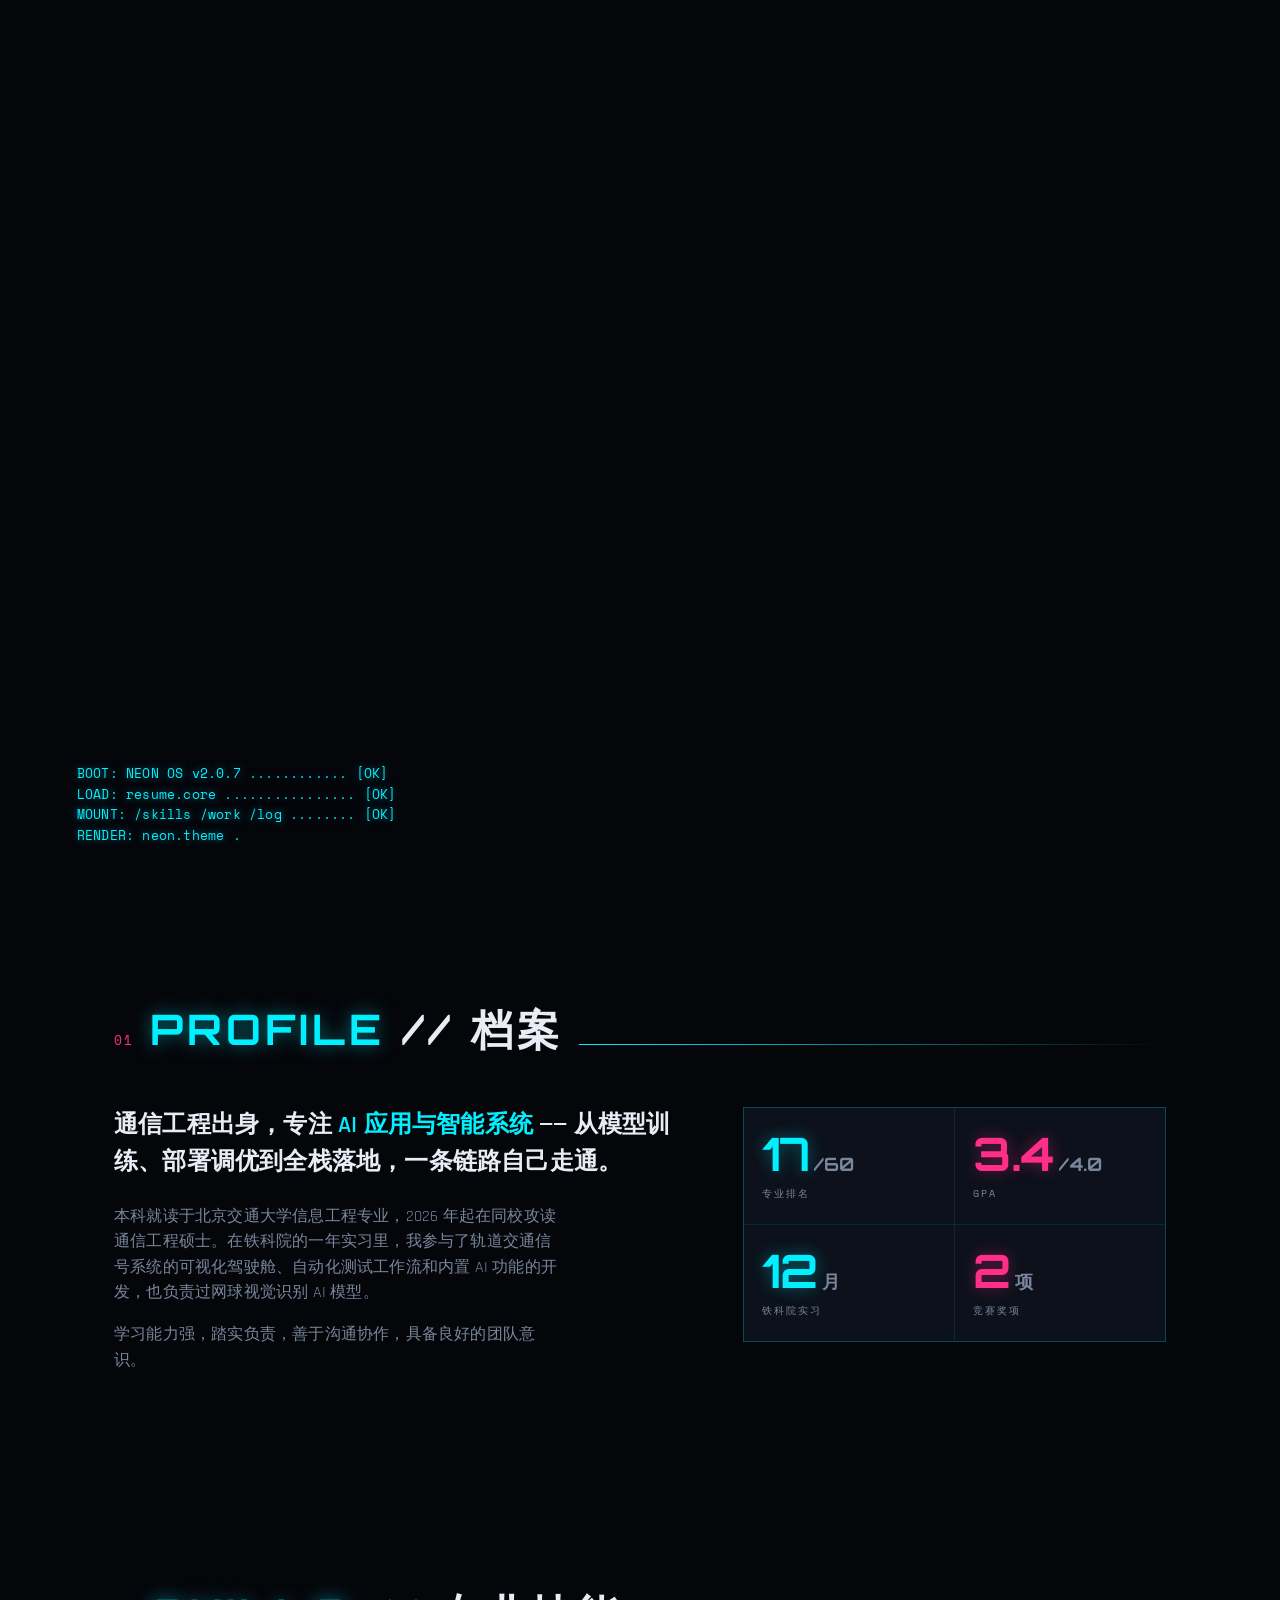
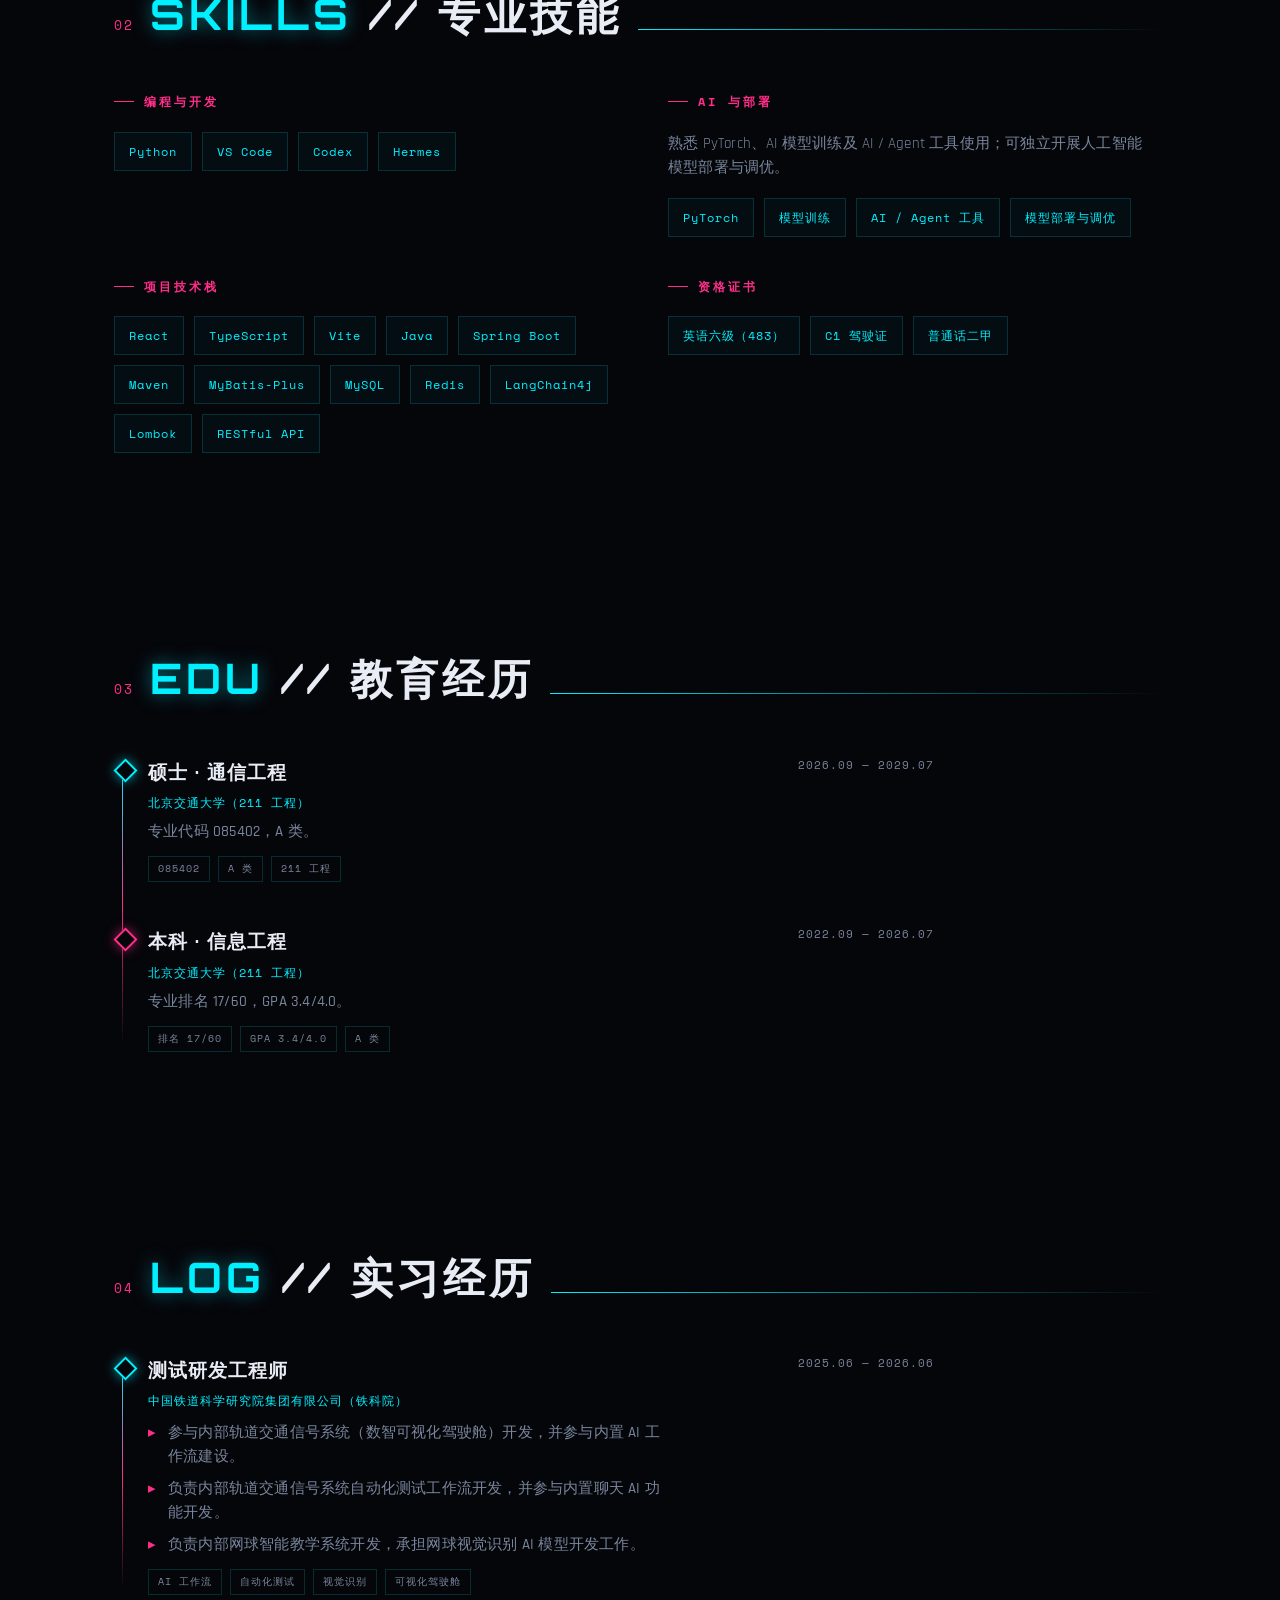
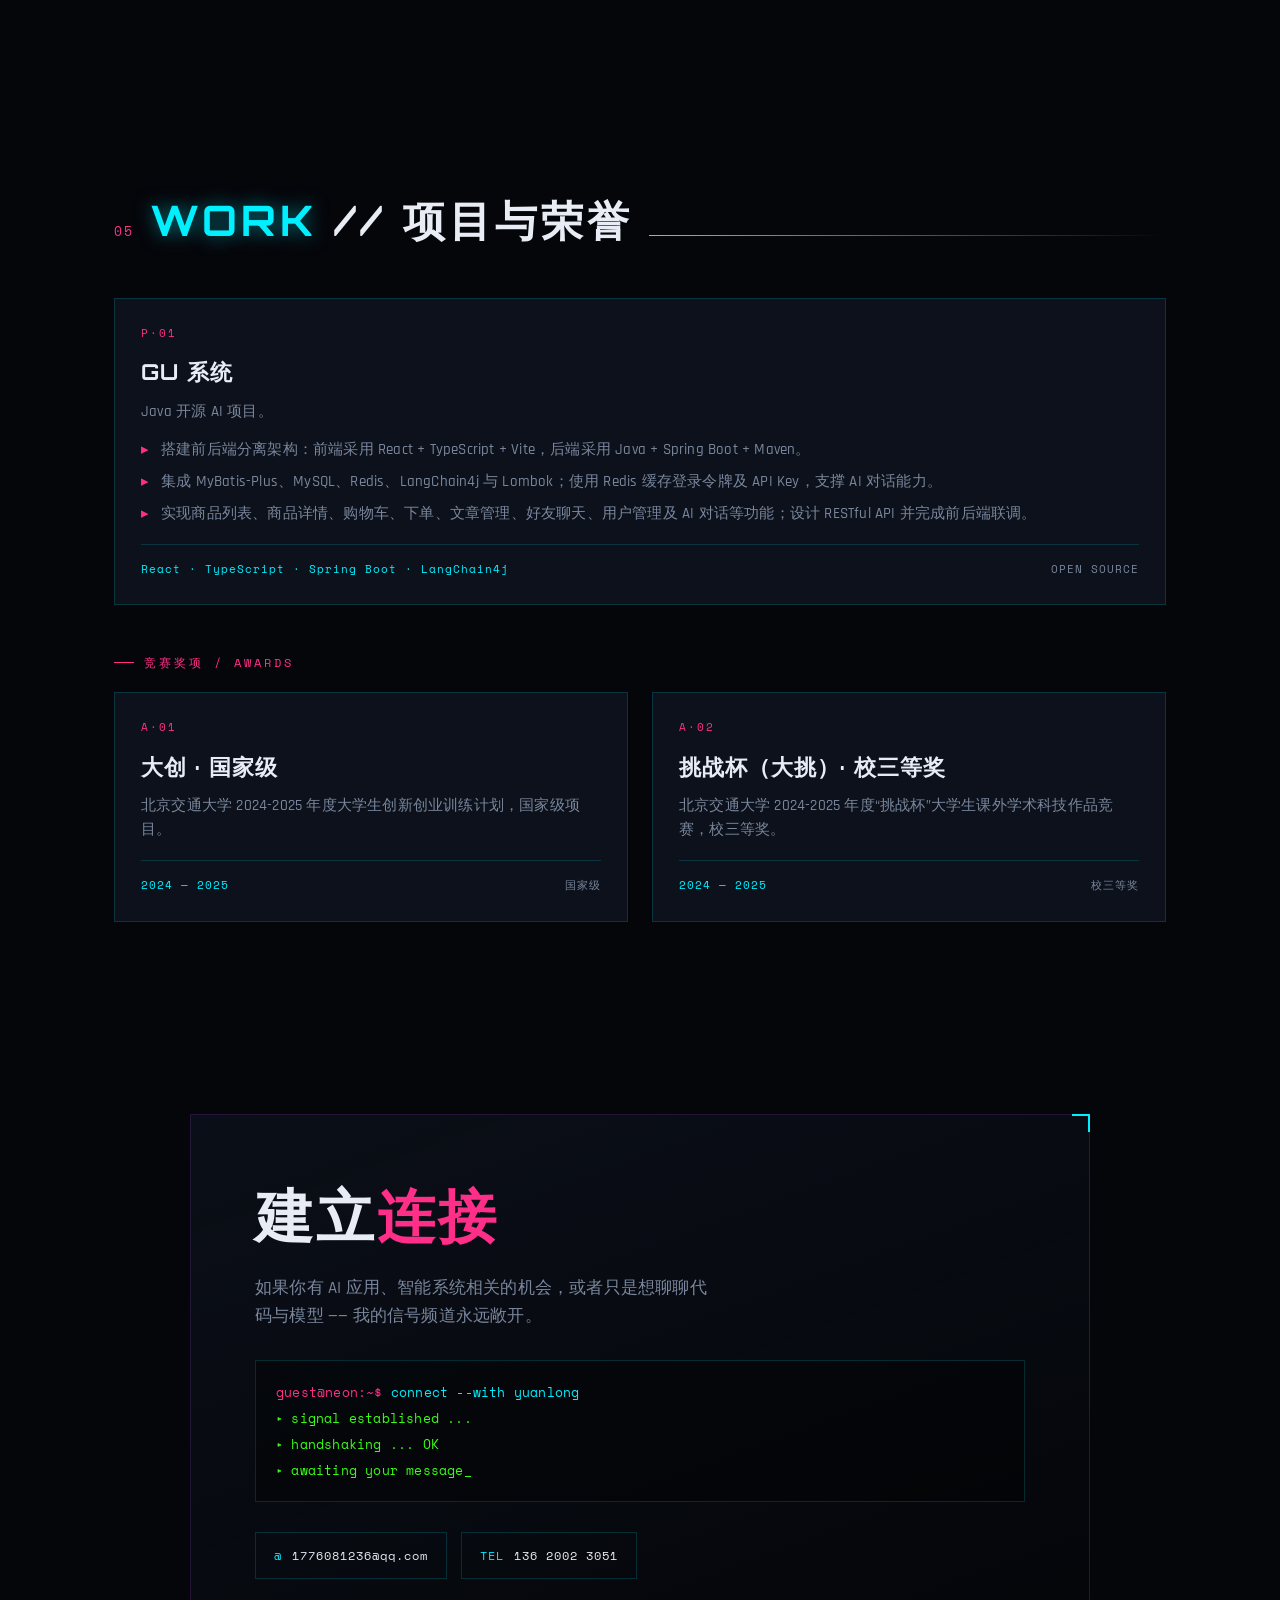
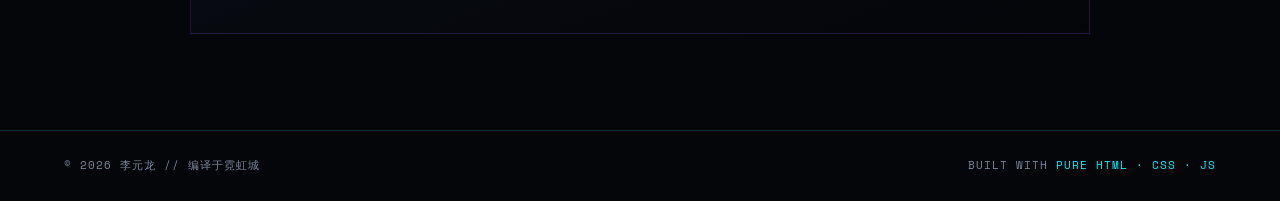
<file: index.html>
<!DOCTYPE html>
<html lang="zh-CN">
<head>
<meta charset="UTF-8">
<meta name="viewport" content="width=device-width, initial-scale=1.0">
<title>李元龙 // CYBER RESUME</title>
<meta name="description" content="李元龙 — 通信工程 | AI 应用与智能系统">
<link rel="preconnect" href="https://fonts.googleapis.com">
<link rel="preconnect" href="https://fonts.gstatic.com" crossorigin>
<link href="https://fonts.googleapis.com/css2?family=Orbitron:wght@500;700;900&family=Rajdhani:wght@400;500;600;700&family=Space+Mono:wght@400;700&display=swap" rel="stylesheet">
<style>
  :root{
    --bg:#05060a;
    --bg-2:#0a0e16;
    --panel:#0c111b;
    --cyan:#00f0ff;
    --magenta:#ff2e88;
    --purple:#b14dff;
    --green:#39ff14;
    --ink:#e8ecf4;
    --muted:#79869c;
    --line:rgba(0,240,255,.16);
    --line-2:rgba(177,77,255,.18);
    --mono:'Space Mono',ui-monospace,monospace;
    --disp:'Orbitron','Rajdhani','PingFang SC','Microsoft YaHei',sans-serif;
    --ui:'Rajdhani','PingFang SC','Microsoft YaHei',system-ui,sans-serif;
  }
  *{margin:0;padding:0;box-sizing:border-box}
  html{scroll-behavior:smooth}
  body{
    background:var(--bg);
    color:var(--ink);
    font-family:var(--ui);
    font-weight:500;
    line-height:1.6;
    overflow-x:hidden;
    letter-spacing:.2px;
    cursor:crosshair;
  }
  ::selection{background:var(--magenta);color:#0a0e16}

  /* ---------- Background layers ---------- */
  .bg-grid{
    position:fixed;inset:0;z-index:0;pointer-events:none;
    background-image:
      linear-gradient(var(--line) 1px,transparent 1px),
      linear-gradient(90deg,var(--line) 1px,transparent 1px);
    background-size:56px 56px;
    -webkit-mask-image:radial-gradient(circle at 50% 30%,#000 0%,transparent 78%);
            mask-image:radial-gradient(circle at 50% 30%,#000 0%,transparent 78%);
    opacity:.7;
    animation:gridDrift 24s linear infinite;
  }
  @keyframes gridDrift{from{background-position:0 0,0 0}to{background-position:0 56px,56px 0}}
  .bg-glow{
    position:fixed;inset:0;z-index:0;pointer-events:none;
    background:
      radial-gradient(600px 420px at 82% 8%,rgba(177,77,255,.20),transparent 70%),
      radial-gradient(700px 500px at 8% 82%,rgba(0,240,255,.14),transparent 70%);
  }
  .scanlines{
    position:fixed;inset:0;z-index:60;pointer-events:none;mix-blend-mode:multiply;
    background:repeating-linear-gradient(0deg,rgba(0,0,0,.18) 0 1px,transparent 1px 3px);
    animation:flicker 6s steps(60) infinite;
  }
  @keyframes flicker{0%,97%,100%{opacity:.35}98%{opacity:.5}99%{opacity:.28}}
  .noise{
    position:fixed;inset:0;z-index:59;pointer-events:none;opacity:.05;
    background-image:url("data:image/svg+xml,%3Csvg xmlns='http://www.w3.org/2000/svg' width='140' height='140'%3E%3Cfilter id='n'%3E%3CfeTurbulence type='fractalNoise' baseFrequency='0.85' numOctaves='2'/%3E%3C/filter%3E%3Crect width='100%25' height='100%25' filter='url(%23n)'/%3E%3C/svg%3E");
  }
  .vignette{position:fixed;inset:0;z-index:1;pointer-events:none;
    background:radial-gradient(circle at 50% 40%,transparent 55%,rgba(0,0,0,.55) 100%)}

  /* ---------- Cursor ---------- */
  .cursor{position:fixed;top:0;left:0;width:26px;height:26px;border:1px solid var(--cyan);
    border-radius:50%;transform:translate(-50%,-50%);pointer-events:none;z-index:120;
    mix-blend-mode:screen;transition:width .18s,height .18s,border-color .18s,background .18s;
    box-shadow:0 0 12px rgba(0,240,255,.6)}
  .cursor.hot{width:44px;height:44px;border-color:var(--magenta);background:rgba(255,46,136,.10)}
  @media (hover:none){.cursor{display:none}body{cursor:auto}}

  /* ---------- Boot overlay ---------- */
  .boot{position:fixed;inset:0;z-index:200;background:var(--bg);display:flex;
    align-items:flex-end;padding:6vh 6vw;font-family:var(--mono);font-size:13px;color:var(--cyan);
    transition:opacity .5s ease,visibility .5s}
  .boot.done{opacity:0;visibility:hidden}
  .boot .line{white-space:pre-wrap;text-shadow:0 0 8px rgba(0,240,255,.5)}
  .boot .line .ok{color:var(--green)}
  .boot .cursor-block{display:inline-block;width:.6em;height:1em;background:var(--cyan);
    vertical-align:-2px;animation:blink 1s steps(1) infinite}
  @keyframes blink{50%{opacity:0}}

  /* ---------- Layout ---------- */
  .wrap{position:relative;z-index:10;max-width:1180px;margin:0 auto;padding:0 5vw}

  /* ---------- Nav ---------- */
  nav{position:fixed;top:0;left:0;right:0;z-index:80;
    display:flex;align-items:center;justify-content:space-between;
    padding:16px 5vw;backdrop-filter:blur(6px);
    background:linear-gradient(180deg,rgba(5,6,10,.85),rgba(5,6,10,.35));
    border-bottom:1px solid var(--line)}
  .brand{font-family:var(--disp);font-weight:900;font-size:18px;letter-spacing:3px;color:var(--ink);
    text-decoration:none;position:relative}
  .brand .dot{color:var(--magenta)}
  .brand small{display:block;font-family:var(--mono);font-size:9px;letter-spacing:2px;color:var(--muted);font-weight:400;margin-top:2px}
  .nav-links{display:flex;gap:26px;align-items:center}
  .nav-links a{font-family:var(--mono);font-size:12px;letter-spacing:2px;text-transform:uppercase;
    color:var(--muted);text-decoration:none;transition:color .2s,text-shadow .2s;position:relative}
  .nav-links a::before{content:"//";color:var(--magenta);opacity:0;margin-right:5px;transition:opacity .2s}
  .nav-links a:hover{color:var(--cyan);text-shadow:0 0 10px rgba(0,240,255,.6)}
  .nav-links a:hover::before{opacity:1}
  .status{font-family:var(--mono);font-size:10px;letter-spacing:1px;color:var(--muted);
    display:flex;align-items:center;gap:7px}
  .status .led{width:8px;height:8px;border-radius:50%;background:var(--green);
    box-shadow:0 0 10px var(--green);animation:pulse 1.8s ease-in-out infinite}
  @keyframes pulse{50%{opacity:.35}}
  @media (max-width:760px){.nav-links{display:none}}

  /* ---------- Section frame ---------- */
  section{position:relative;padding:96px 0}
  .sec-head{display:flex;align-items:baseline;gap:16px;margin-bottom:44px;flex-wrap:wrap}
  .sec-idx{font-family:var(--mono);font-size:13px;color:var(--magenta);letter-spacing:2px}
  .sec-title{font-family:var(--disp);font-weight:700;font-size:clamp(24px,4vw,42px);
    letter-spacing:4px;text-transform:uppercase;color:var(--ink)}
  .sec-title .sl{color:var(--cyan);text-shadow:0 0 18px rgba(0,240,255,.5)}
  .sec-rule{flex:1;height:1px;min-width:40px;background:linear-gradient(90deg,var(--cyan),transparent)}

  /* ---------- Hero ---------- */
  .hero{min-height:100vh;display:flex;flex-direction:column;justify-content:center;
    padding-top:70px;gap:40px}
  .hero-grid{display:grid;grid-template-columns:1.5fr .9fr;gap:40px;align-items:end}
  .tagline{font-family:var(--mono);font-size:13px;letter-spacing:3px;color:var(--cyan);
    text-transform:uppercase;margin-bottom:18px}
  .tagline .caret{display:inline-block;width:9px;height:16px;background:var(--cyan);
    vertical-align:-3px;margin-left:2px;animation:blink 1s steps(1) infinite;box-shadow:0 0 8px var(--cyan)}
  .name{font-family:var(--disp);font-weight:900;line-height:.95;
    font-size:clamp(44px,9.2vw,118px);letter-spacing:2px;color:var(--ink);position:relative}
  .cn{display:block;font-family:var(--ui);font-weight:700;font-size:clamp(22px,3.6vw,38px);
    letter-spacing:14px;color:var(--magenta);margin-top:14px;text-shadow:0 0 20px rgba(255,46,136,.5)}
  .role{font-family:var(--ui);font-weight:600;font-size:clamp(17px,2.4vw,26px);color:var(--muted);
    margin-top:22px;letter-spacing:1px}
  .role b{color:var(--cyan);font-weight:700}
  .hero-cta{display:flex;gap:14px;margin-top:34px;flex-wrap:wrap}

  .btn{font-family:var(--mono);font-size:12px;letter-spacing:2px;text-transform:uppercase;
    text-decoration:none;padding:14px 22px;border:1px solid var(--cyan);color:var(--cyan);
    position:relative;overflow:hidden;transition:color .25s,border-color .25s;background:transparent;
    display:inline-flex;align-items:center;gap:9px;min-height:44px}
  .btn::after{content:"";position:absolute;inset:0;background:var(--cyan);z-index:-1;
    transform:translateX(-101%);transition:transform .3s cubic-bezier(.7,0,.2,1)}
  .btn:hover{color:#05060a}
  .btn:hover::after{transform:translateX(0)}
  .btn.mag{border-color:var(--magenta);color:var(--magenta)}
  .btn.mag::after{background:var(--magenta)}
  .btn.mag:hover{color:#05060a}

  /* data readout panel */
  .readout{border:1px solid var(--line-2);background:linear-gradient(160deg,rgba(12,17,27,.9),rgba(5,6,10,.6));
    padding:22px;font-family:var(--mono);font-size:12px;position:relative;
    box-shadow:inset 0 0 30px rgba(177,77,255,.06)}
  .readout::before{content:"";position:absolute;top:-1px;left:-1px;width:14px;height:14px;
    border-top:2px solid var(--magenta);border-left:2px solid var(--magenta)}
  .readout::after{content:"";position:absolute;bottom:-1px;right:-1px;width:14px;height:14px;
    border-bottom:2px solid var(--cyan);border-right:2px solid var(--cyan)}
  .readout h4{font-size:11px;letter-spacing:2px;color:var(--magenta);margin-bottom:16px;text-transform:uppercase}
  .ro-row{display:flex;justify-content:space-between;gap:12px;padding:9px 0;border-bottom:1px dashed rgba(121,134,156,.22)}
  .ro-row:last-child{border-bottom:0}
  .ro-row .k{color:var(--muted)}
  .ro-row .v{color:var(--cyan);text-align:right}
  .ro-row .v.g{color:var(--green)}
  .ro-row .v.m{color:var(--magenta)}

  /* ---------- About ---------- */
  .about-grid{display:grid;grid-template-columns:1.15fr .85fr;gap:56px;align-items:start}
  .about-lead{font-size:clamp(19px,2.3vw,24px);font-weight:600;line-height:1.55;color:var(--ink)}
  .about-lead .hl{color:var(--cyan)}
  .about-body{margin-top:22px;color:var(--muted);font-size:16px;font-weight:400;max-width:56ch}
  .about-body p{margin-bottom:16px}
  .stat-grid{display:grid;grid-template-columns:1fr 1fr;gap:1px;background:var(--line);
    border:1px solid var(--line)}
  .stat{background:var(--panel);padding:22px 18px}
  .stat .num{font-family:var(--disp);font-weight:700;font-size:clamp(30px,4.5vw,46px);
    color:var(--cyan);line-height:1;text-shadow:0 0 16px rgba(0,240,255,.4)}
  .stat:nth-child(2) .num,.stat:nth-child(4) .num{color:var(--magenta);text-shadow:0 0 16px rgba(255,46,136,.4)}
  .stat .num small{font-size:.4em;color:var(--muted);text-shadow:none;margin-left:4px}
  .stat .lbl{font-family:var(--mono);font-size:10px;letter-spacing:2px;text-transform:uppercase;
    color:var(--muted);margin-top:10px}

  /* ---------- Skills ---------- */
  .skills{display:grid;grid-template-columns:repeat(2,1fr);gap:40px 56px}
  .skill-group h3{font-family:var(--mono);font-size:12px;letter-spacing:3px;text-transform:uppercase;
    color:var(--magenta);margin-bottom:20px;display:flex;align-items:center;gap:10px}
  .skill-group h3::before{content:"";width:20px;height:1px;background:var(--magenta)}
  .skill-group.full{grid-column:1/-1}
  .skill-note{color:var(--muted);font-size:15px;font-weight:400;margin-bottom:18px;max-width:60ch}
  .chips{display:flex;flex-wrap:wrap;gap:10px}
  .chip{font-family:var(--mono);font-size:12px;letter-spacing:1px;color:var(--cyan);
    border:1px solid var(--line);padding:9px 14px;min-height:36px;display:flex;align-items:center;
    transition:all .2s;background:rgba(0,240,255,.03)}
  .chip:hover{border-color:var(--magenta);color:var(--magenta);box-shadow:0 0 14px rgba(255,46,136,.3);
    transform:translateY(-2px)}

  /* ---------- Timeline ---------- */
  .timeline{position:relative;padding-left:34px;max-width:820px}
  .timeline::before{content:"";position:absolute;left:8px;top:6px;bottom:6px;width:1px;
    background:linear-gradient(180deg,var(--cyan),var(--magenta),transparent)}
  .tl-item{position:relative;margin-bottom:44px}
  .tl-item:last-child{margin-bottom:0}
  .tl-item::before{content:"";position:absolute;left:-31px;top:5px;width:13px;height:13px;
    background:var(--bg);border:2px solid var(--cyan);transform:rotate(45deg);
    box-shadow:0 0 12px rgba(0,240,255,.6)}
  .tl-item:nth-child(even)::before{border-color:var(--magenta);box-shadow:0 0 12px rgba(255,46,136,.6)}
  .tl-meta{display:flex;justify-content:space-between;flex-wrap:wrap;gap:8px;margin-bottom:6px}
  .tl-role{font-family:var(--disp);font-weight:700;font-size:19px;letter-spacing:1px;color:var(--ink)}
  .tl-co{font-family:var(--mono);font-size:12px;color:var(--cyan);letter-spacing:1px}
  .tl-date{font-family:var(--mono);font-size:11px;color:var(--muted);letter-spacing:1px}
  .tl-desc{color:var(--muted);font-size:15px;margin-top:8px;max-width:64ch}
  .tl-list{list-style:none;margin-top:10px;max-width:64ch}
  .tl-list li,.proj ul li{position:relative;padding-left:20px;color:var(--muted);font-size:15px;margin-bottom:8px}
  .tl-list li::before,.proj ul li::before{content:"▸";position:absolute;left:0;color:var(--magenta)}
  .tl-tags{display:flex;gap:8px;flex-wrap:wrap;margin-top:12px}
  .tl-tags span{font-family:var(--mono);font-size:10px;letter-spacing:1px;color:var(--muted);
    border:1px solid var(--line);padding:4px 9px}

  /* ---------- Projects ---------- */
  .proj-grid{display:grid;grid-template-columns:repeat(2,1fr);gap:24px}
  .proj{position:relative;border:1px solid var(--line);background:var(--panel);
    padding:26px;overflow:hidden;transition:transform .25s,border-color .25s}
  .proj.wide{grid-column:1/-1}
  .proj::before{content:"";position:absolute;inset:0;opacity:0;transition:opacity .3s;pointer-events:none;
    background:radial-gradient(400px 200px at 100% 0,rgba(0,240,255,.12),transparent 70%)}
  .proj:hover{transform:translateY(-4px);border-color:var(--cyan)}
  .proj:hover::before{opacity:1}
  .proj .pnum{font-family:var(--mono);font-size:11px;color:var(--magenta);letter-spacing:2px}
  .proj h3{font-family:var(--disp);font-weight:700;font-size:22px;letter-spacing:1px;color:var(--ink);
    margin:12px 0 10px}
  .proj p{color:var(--muted);font-size:15px;margin-bottom:18px}
  .proj ul{list-style:none;margin-bottom:18px}
  .proj .meta{display:flex;justify-content:space-between;align-items:center;gap:12px;flex-wrap:wrap;
    font-family:var(--mono);font-size:11px;letter-spacing:1px;border-top:1px solid var(--line);padding-top:16px}
  .proj .meta .tech{color:var(--cyan)}
  .proj .meta .tag{color:var(--muted)}
  .sub-head{font-family:var(--mono);font-size:12px;letter-spacing:3px;text-transform:uppercase;
    color:var(--magenta);margin:48px 0 20px;display:flex;align-items:center;gap:10px}
  .sub-head::before{content:"";width:20px;height:1px;background:var(--magenta)}
  @media (max-width:760px){.proj-grid{grid-template-columns:1fr}}

  /* ---------- Contact ---------- */
  .contact{border:1px solid var(--line-2);background:linear-gradient(160deg,rgba(12,17,27,.85),rgba(5,6,10,.5));
    padding:54px 5vw;position:relative;max-width:900px;margin:0 auto}
  .contact::before{content:"";position:absolute;top:-1px;right:-1px;width:16px;height:16px;
    border-top:2px solid var(--cyan);border-right:2px solid var(--cyan)}
  .contact h2{font-family:var(--disp);font-weight:900;font-size:clamp(30px,6vw,58px);
    letter-spacing:3px;color:var(--ink);margin-bottom:14px}
  .contact h2 .u{color:var(--magenta)}
  .contact p{color:var(--muted);max-width:52ch;margin-bottom:30px;font-size:17px}
  .term{font-family:var(--mono);font-size:13px;background:rgba(0,0,0,.4);border:1px solid var(--line);
    padding:18px 20px;margin-bottom:30px;line-height:2}
  .term .p{color:var(--magenta)}
  .term .c{color:var(--cyan)}
  .term .g{color:var(--green)}
  .contact-links{display:flex;flex-wrap:wrap;gap:14px}
  .c-link{font-family:var(--mono);font-size:12px;letter-spacing:1px;text-decoration:none;
    color:var(--ink);border:1px solid var(--line);padding:13px 18px;min-height:44px;display:flex;
    align-items:center;gap:10px;transition:all .2s}
  .c-link .i{color:var(--cyan)}
  .c-link:hover{border-color:var(--cyan);box-shadow:0 0 16px rgba(0,240,255,.25);transform:translateY(-2px);color:var(--cyan)}
  .c-link:hover .i{color:var(--magenta)}

  footer{position:relative;z-index:10;border-top:1px solid var(--line);
    padding:26px 5vw;display:flex;justify-content:space-between;flex-wrap:wrap;gap:12px;
    font-family:var(--mono);font-size:11px;letter-spacing:1px;color:var(--muted)}
  footer a{color:var(--cyan);text-decoration:none}

  /* ---------- Reveal ---------- */
  .reveal{opacity:0;transform:translateY(28px);transition:opacity .7s ease,transform .7s cubic-bezier(.5,0,.1,1)}
  .reveal.in{opacity:1;transform:none}

  /* ---------- Glitch ---------- */
  .glitch{position:relative}
  .glitch::before,.glitch::after{content:attr(data-text);position:absolute;left:0;top:0;width:100%;
    overflow:hidden;clip-path:inset(0 0 0 0);opacity:.85}
  .glitch::before{color:var(--magenta);transform:translate(-2px,0);animation:glitchA 3s infinite steps(2)}
  .glitch::after{color:var(--cyan);transform:translate(2px,0);animation:glitchB 3s infinite steps(2)}
  @keyframes glitchA{0%,92%{clip-path:inset(0 0 100% 0);transform:translate(-2px,0)}
    93%{clip-path:inset(0 0 40% 0);transform:translate(-4px,1px)}
    95%{clip-path:inset(50% 0 20% 0);transform:translate(3px,-1px)}
    97%{clip-path:inset(20% 0 60% 0);transform:translate(-3px,0)}
    100%{clip-path:inset(0 0 100% 0);transform:translate(0,0)}}
  @keyframes glitchB{0%,90%{clip-path:inset(0 0 100% 0);transform:translate(2px,0)}
    91%{clip-path:inset(60% 0 10% 0);transform:translate(4px,-1px)}
    94%{clip-path:inset(10% 0 70% 0);transform:translate(-4px,1px)}
    98%{clip-path:inset(40% 0 30% 0);transform:translate(2px,0)}
    100%{clip-path:inset(0 0 100% 0);transform:translate(0,0)}}

  @media (max-width:760px){
    .hero-grid,.about-grid,.skills{grid-template-columns:1fr;gap:34px}
    section{padding:70px 0}
    .name{letter-spacing:1px}
  }
  @media (prefers-reduced-motion:reduce){
    *{animation:none!important;transition:none!important}
    .reveal{opacity:1;transform:none}
  }
</style>
</head>
<body>
  <!-- background -->
  <div class="bg-grid"></div>
  <div class="bg-glow"></div>
  <div class="vignette"></div>
  <div class="noise"></div>
  <div class="scanlines"></div>
  <div class="cursor" id="cursor"></div>

  <!-- boot -->
  <div class="boot" id="boot">
    <div class="line" id="bootLine"><span class="cursor-block"></span></div>
  </div>

  <!-- nav -->
  <nav>
    <a href="#top" class="brand">LI<span class="dot">_</span>YUANLONG<small>CYBER RESUME v2.0</small></a>
    <div class="nav-links">
      <a href="#about">档案</a>
      <a href="#skills">技能</a>
      <a href="#edu">教育</a>
      <a href="#experience">实习</a>
      <a href="#work">项目</a>
      <a href="#contact">联系</a>
    </div>
    <div class="status"><span class="led"></span>ONLINE</div>
  </nav>

  <main class="wrap" id="top">
    <!-- HERO -->
    <section class="hero">
      <div class="hero-grid">
        <div class="reveal in">
          <div class="tagline">&gt; <span id="typeRole">ai_app_dev</span><span class="caret"></span></div>
          <h1 class="name glitch" data-text="LI YUANLONG">LI YUANLONG</h1>
          <div class="cn">李 元 龙</div>
          <p class="role">通信工程 <b>×</b> AI 应用与智能系统 —— 用代码与模型构建<span style="color:var(--cyan)">智能</span>未来</p>
          <div class="hero-cta">
            <a href="#work" class="btn">▸ 查看项目 / View Work</a>
            <a href="#contact" class="btn mag">▸ 建立连接 / Connect</a>
          </div>
        </div>
        <div class="readout reveal in">
          <h4>// System Readout</h4>
          <div class="ro-row"><span class="k">SCHOOL</span><span class="v">北京交通大学</span></div>
          <div class="ro-row"><span class="k">DEGREE</span><span class="v g">硕士 · 通信工程</span></div>
          <div class="ro-row"><span class="k">FOCUS</span><span class="v m">AI / AGENT</span></div>
          <div class="ro-row"><span class="k">STATUS</span><span class="v g">● 硕士在读</span></div>
          <div class="ro-row"><span class="k">LOCAL TIME</span><span class="v" id="clock">--:--:--</span></div>
        </div>
      </div>
    </section>

    <!-- ABOUT -->
    <section id="about">
      <div class="sec-head reveal">
        <span class="sec-idx">01</span>
        <h2 class="sec-title"><span class="sl">PROFILE</span> // 档案</h2>
        <span class="sec-rule"></span>
      </div>
      <div class="about-grid">
        <div class="reveal">
          <p class="about-lead">通信工程出身，专注 <span class="hl">AI 应用与智能系统</span> —— 从模型训练、部署调优到全栈落地，一条链路自己走通。</p>
          <div class="about-body">
            <p>本科就读于北京交通大学信息工程专业，2026 年起在同校攻读通信工程硕士。在铁科院的一年实习里，我参与了轨道交通信号系统的可视化驾驶舱、自动化测试工作流和内置 AI 功能的开发，也负责过网球视觉识别 AI 模型。</p>
            <p>学习能力强，踏实负责，善于沟通协作，具备良好的团队意识。</p>
          </div>
        </div>
        <div class="stat-grid reveal">
          <div class="stat"><div class="num"><span data-count="17">0</span><small>/60</small></div><div class="lbl">专业排名</div></div>
          <div class="stat"><div class="num"><span data-count="3.4">0</span><small>/4.0</small></div><div class="lbl">GPA</div></div>
          <div class="stat"><div class="num"><span data-count="12">0</span><small>月</small></div><div class="lbl">铁科院实习</div></div>
          <div class="stat"><div class="num"><span data-count="2">0</span><small>项</small></div><div class="lbl">竞赛奖项</div></div>
        </div>
      </div>
    </section>

    <!-- SKILLS -->
    <section id="skills">
      <div class="sec-head reveal">
        <span class="sec-idx">02</span>
        <h2 class="sec-title"><span class="sl">SKILLS</span> // 专业技能</h2>
        <span class="sec-rule"></span>
      </div>
      <div class="skills">
        <div class="skill-group reveal">
          <h3>编程与开发</h3>
          <div class="chips">
            <span class="chip">Python</span><span class="chip">VS Code</span>
            <span class="chip">Codex</span><span class="chip">Hermes</span>
          </div>
        </div>
        <div class="skill-group reveal">
          <h3>AI 与部署</h3>
          <p class="skill-note">熟悉 PyTorch、AI 模型训练及 AI / Agent 工具使用；可独立开展人工智能模型部署与调优。</p>
          <div class="chips">
            <span class="chip">PyTorch</span><span class="chip">模型训练</span>
            <span class="chip">AI / Agent 工具</span><span class="chip">模型部署与调优</span>
          </div>
        </div>
        <div class="skill-group reveal">
          <h3>项目技术栈</h3>
          <div class="chips">
            <span class="chip">React</span><span class="chip">TypeScript</span>
            <span class="chip">Vite</span><span class="chip">Java</span>
            <span class="chip">Spring Boot</span><span class="chip">Maven</span>
            <span class="chip">MyBatis-Plus</span><span class="chip">MySQL</span>
            <span class="chip">Redis</span><span class="chip">LangChain4j</span>
            <span class="chip">Lombok</span><span class="chip">RESTful API</span>
          </div>
        </div>
        <div class="skill-group reveal">
          <h3>资格证书</h3>
          <div class="chips">
            <span class="chip">英语六级（483）</span><span class="chip">C1 驾驶证</span>
            <span class="chip">普通话二甲</span>
          </div>
        </div>
      </div>
    </section>

    <!-- EDUCATION -->
    <section id="edu">
      <div class="sec-head reveal">
        <span class="sec-idx">03</span>
        <h2 class="sec-title"><span class="sl">EDU</span> // 教育经历</h2>
        <span class="sec-rule"></span>
      </div>
      <div class="timeline">
        <div class="tl-item reveal">
          <div class="tl-meta"><span class="tl-role">硕士 · 通信工程</span><span class="tl-date">2026.09 — 2029.07</span></div>
          <div class="tl-co">北京交通大学（211 工程）</div>
          <p class="tl-desc">专业代码 085402，A 类。</p>
          <div class="tl-tags"><span>085402</span><span>A 类</span><span>211 工程</span></div>
        </div>
        <div class="tl-item reveal">
          <div class="tl-meta"><span class="tl-role">本科 · 信息工程</span><span class="tl-date">2022.09 — 2026.07</span></div>
          <div class="tl-co">北京交通大学（211 工程）</div>
          <p class="tl-desc">专业排名 17/60，GPA 3.4/4.0。</p>
          <div class="tl-tags"><span>排名 17/60</span><span>GPA 3.4/4.0</span><span>A 类</span></div>
        </div>
      </div>
    </section>

    <!-- EXPERIENCE -->
    <section id="experience">
      <div class="sec-head reveal">
        <span class="sec-idx">04</span>
        <h2 class="sec-title"><span class="sl">LOG</span> // 实习经历</h2>
        <span class="sec-rule"></span>
      </div>
      <div class="timeline">
        <div class="tl-item reveal">
          <div class="tl-meta"><span class="tl-role">测试研发工程师</span><span class="tl-date">2025.06 — 2026.06</span></div>
          <div class="tl-co">中国铁道科学研究院集团有限公司（铁科院）</div>
          <ul class="tl-list">
            <li>参与内部轨道交通信号系统（数智可视化驾驶舱）开发，并参与内置 AI 工作流建设。</li>
            <li>负责内部轨道交通信号系统自动化测试工作流开发，并参与内置聊天 AI 功能开发。</li>
            <li>负责内部网球智能教学系统开发，承担网球视觉识别 AI 模型开发工作。</li>
          </ul>
          <div class="tl-tags"><span>AI 工作流</span><span>自动化测试</span><span>视觉识别</span><span>可视化驾驶舱</span></div>
        </div>
      </div>
    </section>

    <!-- WORK -->
    <section id="work">
      <div class="sec-head reveal">
        <span class="sec-idx">05</span>
        <h2 class="sec-title"><span class="sl">WORK</span> // 项目与荣誉</h2>
        <span class="sec-rule"></span>
      </div>
      <div class="proj-grid">
        <article class="proj wide reveal">
          <div class="pnum">P·01</div>
          <h3>GU 系统</h3>
          <p style="margin-bottom:14px">Java 开源 AI 项目。</p>
          <ul>
            <li>搭建前后端分离架构：前端采用 React + TypeScript + Vite，后端采用 Java + Spring Boot + Maven。</li>
            <li>集成 MyBatis-Plus、MySQL、Redis、LangChain4j 与 Lombok；使用 Redis 缓存登录令牌及 API Key，支撑 AI 对话能力。</li>
            <li>实现商品列表、商品详情、购物车、下单、文章管理、好友聊天、用户管理及 AI 对话等功能；设计 RESTful API 并完成前后端联调。</li>
          </ul>
          <div class="meta"><span class="tech">React · TypeScript · Spring Boot · LangChain4j</span><span class="tag">OPEN SOURCE</span></div>
        </article>
      </div>

      <div class="sub-head reveal">竞赛奖项 / Awards</div>
      <div class="proj-grid">
        <article class="proj reveal">
          <div class="pnum">A·01</div>
          <h3>大创 · 国家级</h3>
          <p>北京交通大学 2024-2025 年度大学生创新创业训练计划，国家级项目。</p>
          <div class="meta"><span class="tech">2024 — 2025</span><span class="tag">国家级</span></div>
        </article>
        <article class="proj reveal">
          <div class="pnum">A·02</div>
          <h3>挑战杯（大挑）· 校三等奖</h3>
          <p>北京交通大学 2024-2025 年度“挑战杯”大学生课外学术科技作品竞赛，校三等奖。</p>
          <div class="meta"><span class="tech">2024 — 2025</span><span class="tag">校三等奖</span></div>
        </article>
      </div>
    </section>

    <!-- CONTACT -->
    <section id="contact">
      <div class="contact reveal">
        <h2>建立<span class="u">连接</span></h2>
        <p>如果你有 AI 应用、智能系统相关的机会，或者只是想聊聊代码与模型 —— 我的信号频道永远敞开。</p>
        <div class="term">
          <div><span class="p">guest@neon:~$</span> <span class="c">connect --with yuanlong</span></div>
          <div><span class="g">▸ signal established ...</span></div>
          <div><span class="g">▸ handshaking ... OK</span></div>
          <div><span class="g">▸ awaiting your message_</span></div>
        </div>
        <div class="contact-links">
          <a class="c-link" href="mailto:1776081236@qq.com"><span class="i">@</span>1776081236@qq.com</a>
          <a class="c-link" href="tel:13620023051"><span class="i">TEL</span>136 2002 3051</a>
        </div>
      </div>
    </section>
  </main>

  <footer>
    <span>© <span id="year"></span> 李元龙 // 编译于霓虹城</span>
    <span>BUILT WITH <a href="#">PURE HTML · CSS · JS</a></span>
  </footer>

<script>
(function(){
  "use strict";
  var reduce = window.matchMedia('(prefers-reduced-motion: reduce)').matches;

  /* ---- Boot sequence ---- */
  var bootLines = [
    'BOOT: NEON OS v2.0.7 ............ [OK]',
    'LOAD: resume.core ................ [OK]',
    'MOUNT: /skills /work /log ........ [OK]',
    'RENDER: neon.theme ............... [OK]',
    'SYSTEM READY ▸ PRESS ANYWHERE'
  ];
  var boot = document.getElementById('boot');
  var bootLine = document.getElementById('bootLine');
  if(reduce || !boot){ if(boot) boot.classList.add('done'); }
  else{
    var li=0, ci=0, timer;
    function step(){
      if(li>=bootLines.length){
        var txt=bootLines.join('\n');
        bootLine.innerHTML=txt.replace(/OK/g,'<span class="ok">OK</span>');
        timer=setTimeout(function(){ boot.classList.add('done'); },500);
        return;
      }
      var line=bootLines[li];
      if(ci<line.length){ bootLine.textContent=bootLines.slice(0,li).concat(line.slice(0,ci+1)).join('\n')+' '; ci++; }
      else{ bootLine.textContent=bootLines.slice(0,li+1).join('\n')+' '; li++; ci=0; }
      timer=setTimeout(step, reduce?20:14);
    }
    step();
    var dismiss=function(){ clearTimeout(timer); boot.classList.add('done');
      window.removeEventListener('keydown',dismiss); boot.removeEventListener('click',dismiss); };
    window.addEventListener('keydown',dismiss); boot.addEventListener('click',dismiss);
    setTimeout(dismiss, 4200);
  }

  /* ---- Live clock ---- */
  var clock=document.getElementById('clock');
  function tick(){ try{ clock.textContent=new Date().toLocaleTimeString('en-GB'); }catch(e){} }
  tick(); setInterval(tick,1000);
  document.getElementById('year').textContent=new Date().getFullYear();

  /* ---- Typewriter role ---- */
  var roles=['ai_app_dev','agent_builder','vision_model','fullstack_dev'];
  var el=document.getElementById('typeRole'), ri=0, pos=0, del=false;
  function type(){
    if(reduce){ el.textContent=roles[ri%roles.length]; return; }
    var word=roles[ri%roles.length];
    el.textContent=word.slice(0,pos);
    if(!del && pos<word.length){ pos++; setTimeout(type,80); }
    else if(!del){ del=true; setTimeout(type,1400); }
    else if(pos>0){ pos--; setTimeout(type,45); }
    else { del=false; ri++; setTimeout(type,300); }
  }
  type();

  /* ---- Cursor ---- */
  var cur=document.getElementById('cursor'), cx=innerWidth/2, cy=innerHeight/2, tx=cx, ty=cy;
  if(!reduce){
    document.addEventListener('mousemove',function(e){ tx=e.clientX; ty=e.clientY; });
    (function loop(){ cx+=(tx-cx)*0.2; cy+=(ty-cy)*0.2;
      cur.style.transform='translate('+(cx-13)+'px,'+(cy-13)+'px)'; requestAnimationFrame(loop); })();
    document.addEventListener('mouseover',function(e){
      cur.classList.toggle('hot', !!(e.target.closest('a,button,.chip,.proj')));
    });
  } else { cur.style.display='none'; }

  /* ---- Reveal + counters ---- */
  var io=new IntersectionObserver(function(entries){
    entries.forEach(function(en){
      if(!en.isIntersecting) return;
      var t=en.target; t.classList.add('in');
      t.querySelectorAll('[data-count]').forEach(countUp);
      io.unobserve(t);
    });
  },{threshold:0.18});
  document.querySelectorAll('.reveal').forEach(function(n){ io.observe(n); });

  function countUp(n){
    var raw=n.dataset.count, target=parseFloat(raw), dec=(raw.split('.')[1]||'').length,
        start=performance.now(), dur=1200;
    if(reduce){ n.textContent=target.toFixed(dec); return; }
    function f(now){ var p=Math.min(1,(now-start)/dur);
      n.textContent=(target*(1-Math.pow(1-p,3))).toFixed(dec);
      if(p<1) requestAnimationFrame(f); }
    requestAnimationFrame(f);
  }
})();
</script>
</body>
</html>
</file>
